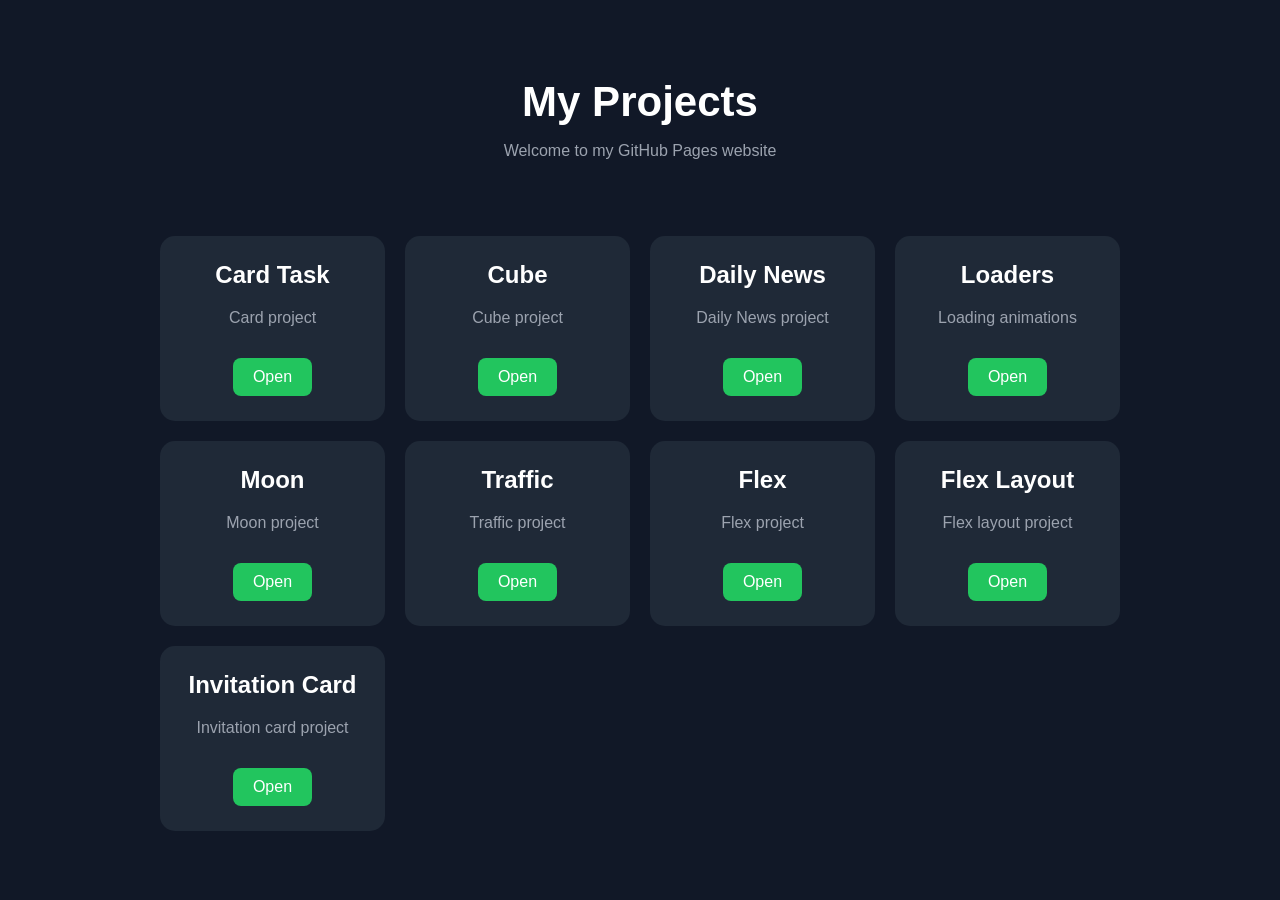
<file: index.html>
<!DOCTYPE html>
<html lang="en">
<head>
    <meta charset="UTF-8">
    <meta name="viewport" content="width=device-width, initial-scale=1.0">
    <title>My Projects</title>

    <style>
        * {
            box-sizing: border-box;
        }

        body {
            margin: 0;
            font-family: Arial, sans-serif;
            background: #111827;
            color: white;
        }

        header {
            text-align: center;
            padding: 50px 20px 30px;
        }

        h1 {
            font-size: 42px;
            margin-bottom: 10px;
        }

        p {
            color: #9ca3af;
        }

        .container {
            max-width: 1000px;
            margin: auto;
            padding: 30px 20px 60px;
        }

        .projects {
            display: grid;
            grid-template-columns: repeat(auto-fit, minmax(220px, 1fr));
            gap: 20px;
        }

        .card {
            background: #1f2937;
            padding: 25px;
            border-radius: 15px;
            text-align: center;
            transition: 0.3s;
        }

        .card:hover {
            transform: translateY(-5px);
            background: #374151;
        }

        .card h2 {
            margin-top: 0;
        }

        .card a {
            display: inline-block;
            margin-top: 15px;
            padding: 10px 20px;
            background: #22c55e;
            color: white;
            text-decoration: none;
            border-radius: 8px;
        }

        .card a:hover {
            background: #16a34a;
        }
    </style>
</head>

<body>

<header>
    <h1>My Projects</h1>
    <p>Welcome to my GitHub Pages website</p>
</header>

<div class="container">
    <div class="projects">

        <div class="card">
            <h2>Card Task</h2>
            <p>Card project</p>
            <a href="./Card%20Task/">Open</a>
        </div>

        <div class="card">
            <h2>Cube</h2>
            <p>Cube project</p>
            <a href="./Cube/">Open</a>
        </div>

        <div class="card">
            <h2>Daily News</h2>
            <p>Daily News project</p>
            <a href="./Daily%20News/">Open</a>
        </div>

        <div class="card">
            <h2>Loaders</h2>
            <p>Loading animations</p>
            <a href="./Loaders/">Open</a>
        </div>

        <div class="card">
            <h2>Moon</h2>
            <p>Moon project</p>
            <a href="./Moon/">Open</a>
        </div>

        <div class="card">
            <h2>Traffic</h2>
            <p>Traffic project</p>
            <a href="./Traffic/">Open</a>
        </div>

        <div class="card">
            <h2>Flex</h2>
            <p>Flex project</p>
            <a href="./flex/">Open</a>
        </div>

        <div class="card">
            <h2>Flex Layout</h2>
            <p>Flex layout project</p>
            <a href="./flex_layout/">Open</a>
        </div>

        <div class="card">
            <h2>Invitation Card</h2>
            <p>Invitation card project</p>
            <a href="./invitationcard/">Open</a>
        </div>

    </div>
</div>

</body>
</html>
</file>
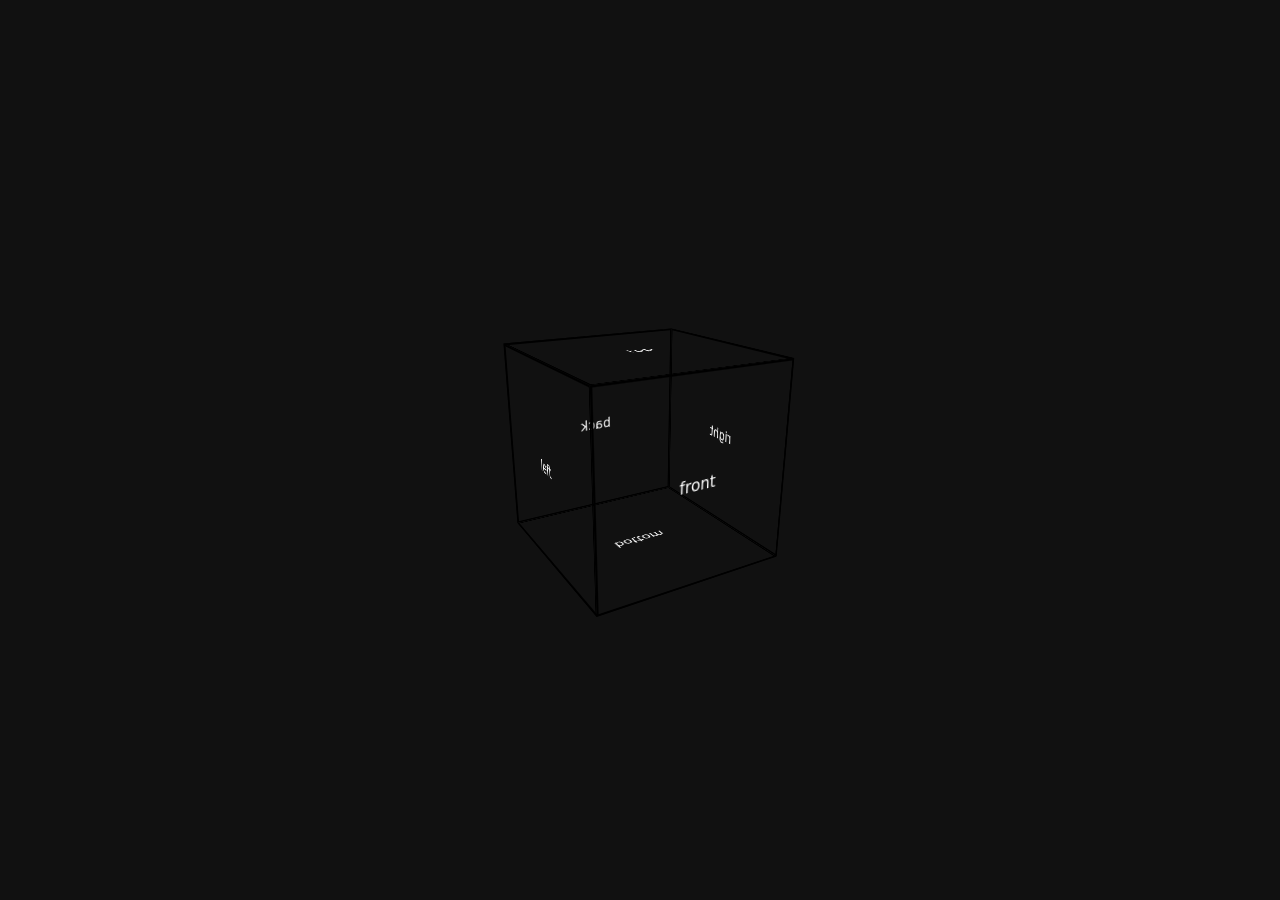
<file: Cube/index.html>
<!DOCTYPE html>
<html lang="en">
<head>
<meta charset="UTF-8">
<meta name="viewport" content="width=device-width, initial-scale=1.0">
<title>Document</title>
<style>
body {
  margin: 0;
  min-height: 100vh;
  display: flex;
  align-items: center;
  justify-content: center;
  background: #111;
  color: #fff;
  font-family: system-ui, sans-serif;
}

.scene {
  width: 200px;
  height: 200px;
  perspective: 600px; 
}


.cube {
  width: 100%;
  height: 100%;
  position: relative;
  transform-style: preserve-3d; 
  transform: rotateX(-20deg) rotateY(30deg); 
  animation: spin 8s infinite linear;
}
.face {
  position: absolute;
  width: 200px;
  height: 200px;
  display: flex;
  align-items: center;
  justify-content: center;
  border: 2px solid black;
  box-sizing: border-box;


  background-size: contain;
  background-position: center;
  background-repeat: no-repeat;
}

.front  { 
    transform: translateZ(100px);
    background: url(https://plus.unsplash.com/premium_photo-1661878265739-da90bc1af051?w=600&auto=format&fit=crop&q=60&ixlib=rb-4.1.0&ixid=M3wxMjA3fDB8MHxzZWFyY2h8OXx8dGVjaG5vbG9neXxlbnwwfHwwfHx8MA%3D%3D);
}
.back   { 
    transform: rotateY(180deg) translateZ(100px);
    background: url(https://plus.unsplash.com/premium_photo-1683121716061-3faddf4dc504?w=600&auto=format&fit=crop&q=60&ixlib=rb-4.1.0&ixid=M3wxMjA3fDB8MHxzZWFyY2h8MTN8fHRlY2hub2xvZ3l8ZW58MHx8MHx8fDA%3D);
}
.right  { 
    transform: rotateY(90deg) translateZ(100px); 
    background: url(https://plus.unsplash.com/premium_photo-1683121710572-7723bd2e235d?w=600&auto=format&fit=crop&q=60&ixlib=rb-4.1.0&ixid=M3wxMjA3fDB8MHxzZWFyY2h8MzN8fHRlY2hub2xvZ3l8ZW58MHx8MHx8fDA%3D);
}
.left   {
     transform: rotateY(-90deg) translateZ(100px); 
     background: url(https://images.unsplash.com/photo-1496065187959-7f07b8353c55?w=600&auto=format&fit=crop&q=60&ixlib=rb-4.1.0&ixid=M3wxMjA3fDB8MHxzZWFyY2h8NDR8fHRlY2hub2xvZ3l8ZW58MHx8MHx8fDA%3D);
}
.top    {
     transform: rotateX(90deg) translateZ(100px);
     background: url(https://images.unsplash.com/photo-1567095761054-7a02e69e5c43?w=600&auto=format&fit=crop&q=60&ixlib=rb-4.1.0&ixid=M3wxMjA3fDB8MHxzZWFyY2h8MTY4fHx0ZWNobm9sb2d5fGVufDB8fDB8fHww);
}
.bottom {
     transform: rotateX(-90deg) translateZ(100px);
     background: url(https://images.unsplash.com/photo-1667264501379-c1537934c7ab?w=600&auto=format&fit=crop&q=60&ixlib=rb-4.1.0&ixid=M3wxMjA3fDB8MHxzZWFyY2h8MzI5fHx0ZWNobm9sb2d5fGVufDB8fDB8fHww);
}

@keyframes spin {
  from {
     transform: rotateX(0deg) rotateY(0deg) rotateZ(20deg); 
}
  to   {
     transform: rotateX(360deg) rotateY(360deg) rotateZ(360deg); 
}
}
</style>




</head>
<body>
     <div class="scene">
         <div class="cube">
            <div class="face front">front</div>
            <div class="face back">back</div>
            <div class="face right">right</div>
            <div class="face left">left</div>
            <div class="face top">top</div>
            <div class="face bottom">bottom</div>
         </div>
</div>
</body>
</html>
</file>
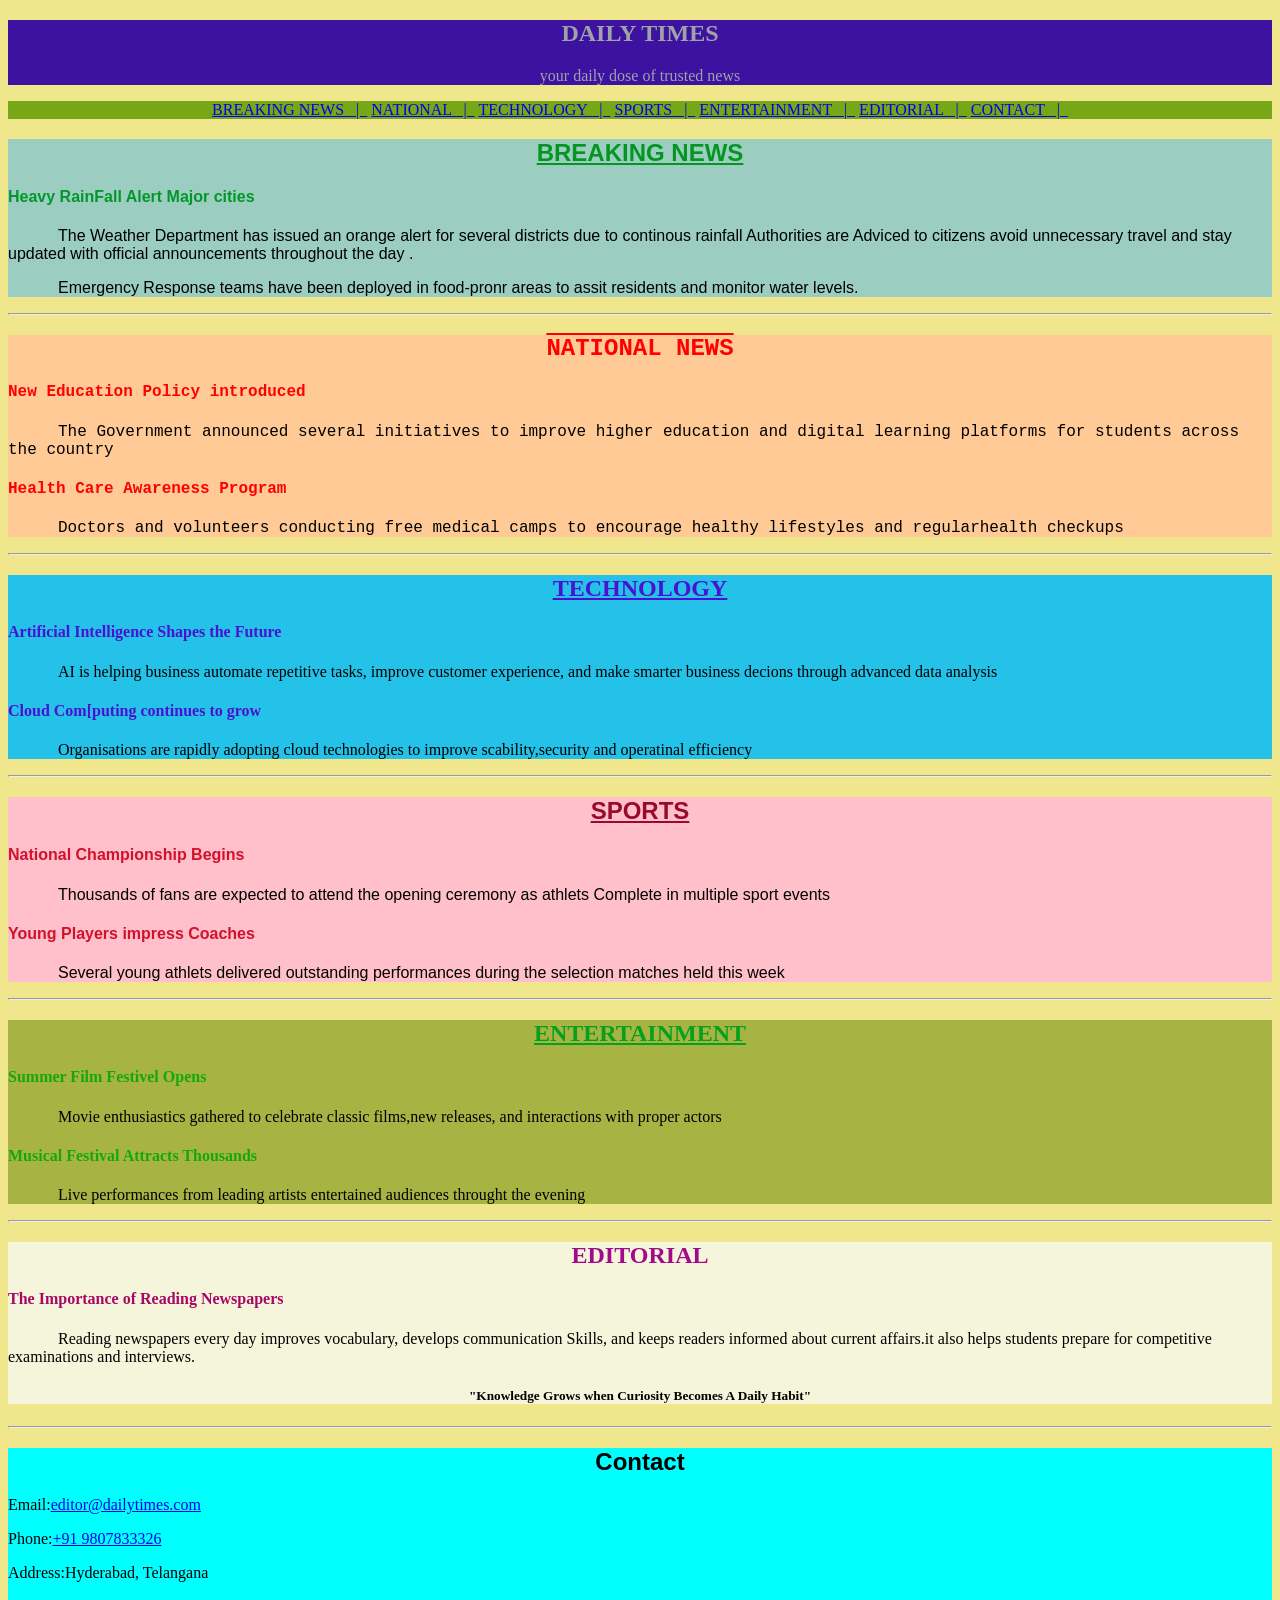
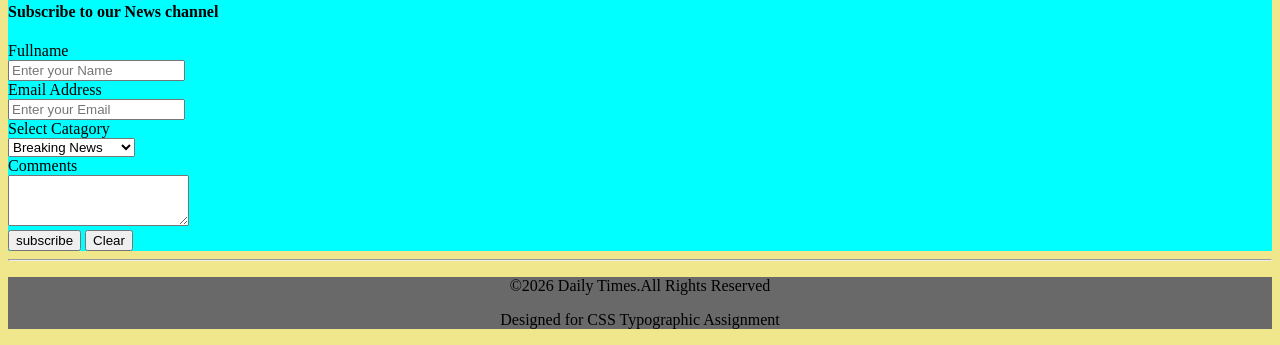
<file: Daily News/index.html>
<!DOCTYPE html>
<html lang="en">
<head>
    <meta charset="UTF-8">
    <meta name="viewport" content="width=device-width, initial-scale=1.0">
    <title>Daily News Website</title>
    <style>
    #one{
        background-color: rgb(61, 18, 160);
        color:rgb(159, 162, 167);
        text-align:center;
        font-family:'Times New Roman', Times, serif;
    }
    #oneA{
        text-transform: lowercase;
    }
    #two{
        background-color: #77a717;
        text-align: center;
    } 
    #three{
        background-color: #9BCEC1;
        font-family: 'Gill Sans', 'Gill Sans MT', Calibri, 'Trebuchet MS', sans-serif;
    } 
    #threeA{
        color:rgb(5, 150, 34);
        text-align: center;
        text-decoration: underline;
    }
    #threeB{
        color: rgb(3, 151, 43);
    }
    #word{
        text-indent: 50px;

    }
    #four{
        background-color: #FFCA95;
        font-family:'Courier New', Courier, monospace;
    }
    #fourA{
        color: red;
        text-align: center;
        text-decoration: overline;
    }
    #fourB{
        color: red;
    }
   #five{
        background-color:#24c1e8;
        font-family:Georgia, Times, serif;
    }
    #fiveA{
        color:#4b11d2;
        text-align:center;
        text-decoration: underline;
    }
    #fiveB{
        color:#4b11d2;
    }
     #six{
        background-color:pink;
        font-family:'Lucida Sans', 'Lucida Sans Regular', sans-serif;
    }
    #sixA{
        color:#970a2b;
        text-align:center;
        text-decoration:underline;
    }
    #sixB{
        color:#d2112b;
   }
    #seven{
        background-color:rgb(167, 180, 68);
    }
    #sevenA{
        color:#05a11c;
        text-align:center;
        text-decoration:underline;
        font-family:cursive;
    }
    #sevenB{
        color:#15a808;
        font-family:'lucida handwriting';
   }
    #eight{
        background-color:beige;
    }
    #eightA{
        color:#a10a88;
        text-align:center;
        text-decoration: wavy;
        font-family: fantasy;
    }
    #eightB{
        color:#a80865;
   }
   #eightC{
        text-align: center;
        font-family:'papyrus';
   }
   #nine{
       background-color: aqua;
   }
   #nineA{
       text-align: center;
       font-family: Arial, Helvetica, sans-serif;
   }
   #ten{
       text-align: center;
       background-color: dimgrey;
   }
    </style>
</head>
<body style="background-color: khaki;">
    <div id="one">
        <h2 >DAILY TIMES</h2>
        <p id="oneA">Your Daily Dose of Trusted News</p>
    </div>
    <div id="two">
        <nav>
        <a href="#" >BREAKING NEWS &nbsp;&nbsp;|&nbsp;&nbsp;</a>
        <a href="#" >NATIONAL &nbsp;&nbsp;|&nbsp;&nbsp;</a>
        <a href="#" >TECHNOLOGY &nbsp;&nbsp;|&nbsp;&nbsp;</a>
        <a href="#" >SPORTS &nbsp;&nbsp;|&nbsp;&nbsp;</a>
        <a href="#" >ENTERTAINMENT &nbsp;&nbsp;|&nbsp;&nbsp;</a>
        <a href="#" >EDITORIAL &nbsp;&nbsp;|&nbsp;&nbsp;</a>
        <a href="#" >CONTACT &nbsp;&nbsp;|&nbsp;&nbsp;</a>
        </nav>
    </div>
    <div id="three">
        <h2 id="threeA">BREAKING NEWS</h2>
        <h4 id="threeB">Heavy RainFall Alert Major cities</h4>
        <p id="word">The Weather Department has issued an orange alert for several districts due to continous rainfall 
            Authorities are Adviced to citizens avoid unnecessary travel and stay updated with official announcements throughout the day .</p>
        <p id="word">Emergency Response teams have been deployed in food-pronr areas to assit residents and monitor water levels.</p>
    </div><hr>
    <div id="four">
       <h2 id="fourA">NATIONAL NEWS</h2>
       <h4 id="fourB">New Education Policy introduced</h4>
       <p id="word">The Government announced several initiatives to improve higher education and digital learning platforms for students across the country</p>
       <h4 id="fourB">Health Care Awareness Program</h4>
       <p id="word">Doctors and volunteers conducting free medical camps to encourage healthy lifestyles and regularhealth checkups </p>
    </div><hr>
    <div id="five">
        <h2 id="fiveA">TECHNOLOGY</h2>
        <h4 id="fiveB">Artificial Intelligence Shapes the Future</h4>
        <p id="word">AI is helping business automate repetitive tasks, improve customer experience, and make smarter business decions through advanced data analysis</p>
        <h4 id="fiveB">Cloud Com[puting continues to grow</h4>
        <p id="word">Organisations are rapidly adopting cloud technologies to improve scability,security and operatinal efficiency</p>
    </div><hr>
    <div id="six">
        <h2 id="sixA">SPORTS</h2>
        <h4 id="sixB">National Championship Begins</h4>
        <p id="word">Thousands of fans are expected to attend the opening ceremony as athlets Complete in multiple sport events</p>
        <h4 id="sixB">Young Players impress Coaches</h4>
        <p id="word">Several young athlets delivered outstanding performances during the selection matches held this week </p>
    </div><hr>
    <div id="seven">
    <h2 id="sevenA">ENTERTAINMENT</h2>
    <h4 id="sevenB">Summer Film Festivel Opens</h4>
    <p id="word">Movie enthusiastics gathered to celebrate classic films,new releases, and interactions with proper actors</p>
    <h4 id="sevenB">Musical Festival Attracts Thousands</h4>
    <p id="word">Live performances from leading artists entertained audiences throught the evening</p>
    </div><hr>
    <div id="eight">
        <h2 id="eightA">EDITORIAL</h2>
        <h4 id="eightB">The Importance of Reading Newspapers</h4>
        <p id="word">Reading newspapers every day improves vocabulary, develops communication Skills, and keeps readers informed about current affairs.it also  helps students prepare for competitive examinations and interviews.</p>
        <h5 id="eightC">"Knowledge Grows when Curiosity Becomes A Daily Habit"</h5>
    </div><hr>
    <div id="nine">
        <h2 id="nineA">Contact</h2>
        <p>Email:<a href="emailto:editor@dailytimes.com">editor@dailytimes.com</a></p>
        <p>Phone:<a href="+tel No:+91 9807833326">+91 9807833326</a></p>
        <p>Address:Hyderabad, Telangana</p>
        <h4>Subscribe to our News channel</h4>
        <label>Fullname</label><br>
        <input type="text" placeholder="Enter your Name"><br>
        <label>Email Address</label><br>
        <input type="email" placeholder="Enter your Email"><br>
        <label>Select Catagory</label><br>
        <select>
            <option value="Breaking News">Breaking News</option>
            <option value="Tchnology News">Technology News</option>
            <option value="Sports">Sports</option>
        </select> <br>
        <label>Comments</label><br>
        <textarea rows="3" cols="20"></textarea><br>
        <input type="submit" value="subscribe"> <input type="submit" value="Clear">      
    </div><hr>
        <tfooter>
          <div id="ten">
            <p>&copy;2026 Daily Times.All Rights Reserved</p>
            <p>Designed for CSS Typographic Assignment</p>
          </div>
        </tfooter>
</body>
</html>
</file>
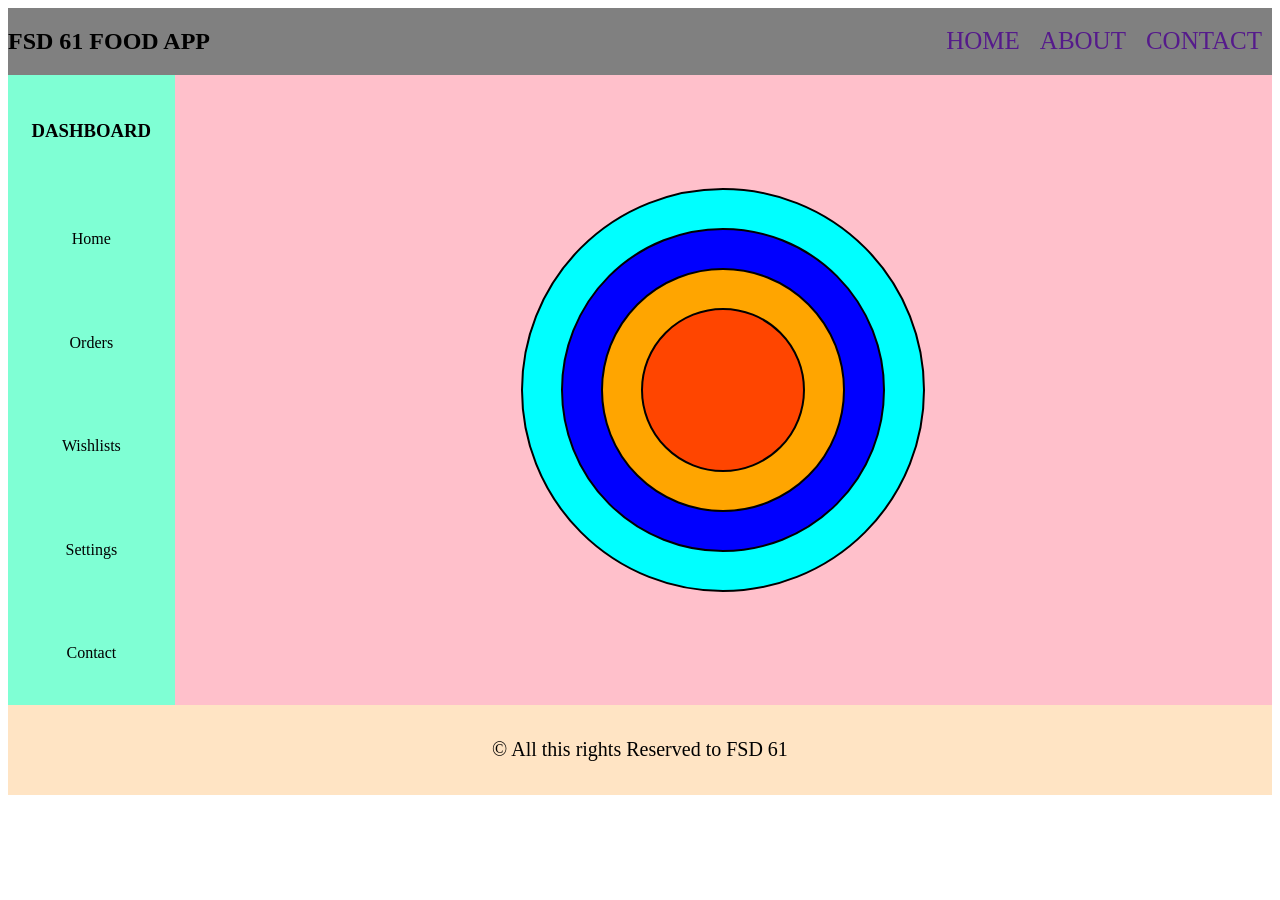
<file: flex/index.html>
<!DOCTYPE html>
<html lang="en">
<head>
    <meta charset="UTF-8">
    <meta name="viewport" content="width=device-width, initial-scale=1.0">
    <title>Document</title>
    <style>
     header{
    background-color: gray;
}
nav{
    display: flex;
    justify-content: space-between;
    align-items: center;
}
a{
    margin:10px;
    text-decoration: none;
    font-size:25px;
}
a:hover{
    border: 3px solid goldenrod;
    color:white;
    box-shadow: 0 0 5px;
}
footer{
    background-color: bisque;
    height:10vh;
    display:flex;
    justify-content: center;
    align-items: center;
    font-size: 20px;
}
main{
    background-color: pink;
    display: flex;
    height:70vh;
}
aside{
    display: flex;
    flex-direction: column;
    justify-content:space-around;
    align-items: center;
    width: 15vw;
    background-color: aquamarine;
}
section{
    width:100%;
    display: flex;
    flex-direction: row;
    justify-content:center;
    align-items: center;
}
img{
    height:100px;
    width:100px;
}
#one{
    height:400px;
    width:400px;
    border-radius: 50%;
    background-color: aqua;
    border: 2px solid black;
    display: flex;
    flex-direction: row;
    justify-content:center;
    align-items: center;
}
#two{
    height:320px;
    width:320px;
    border-radius: 50%;
    background-color: blue;
    border: 2px solid black;
    display: flex;
    flex-direction: row;
    justify-content:center;
    align-items: center;
}
#three{
    height:240px;
    width:240px;
    border-radius: 50%;
    background-color: orange;
    border: 2px solid black;
    display: flex;
    flex-direction: row;
    justify-content:center;
    align-items: center;
}
#four{
    height:160px;
    width:160px;
    border-radius: 50%;
    background-color: orangered;
    border: 2px solid black;
    display: flex;
    flex-direction: row;
    justify-content:center;
    align-items: center;
}
    </style>
</head>
<body>
    <header>
         <nav>
             <h2>FSD 61 FOOD APP</h2>
          <p>
            <a href="">HOME</a><a href="">ABOUT</a><a href="">CONTACT</a>
          </p>
         </nav>
    </header>
    <main>
         <aside>
            <h3>DASHBOARD</h3>
            <p>Home</p>
            <p>Orders</p>
            <p>Wishlists</p>
            <p>Settings</p>
            <p>Contact</p>
         </aside>
         <section>
             <div id="one">
                    <div id="two">
                         <div id="three">
                              <div id="four"></div>
                         </div>
                    </div>
             </div>
         </section>
    </main>
    <footer>
         &copy; All this rights Reserved to FSD 61
    </footer>
</body>
</html>
</file>
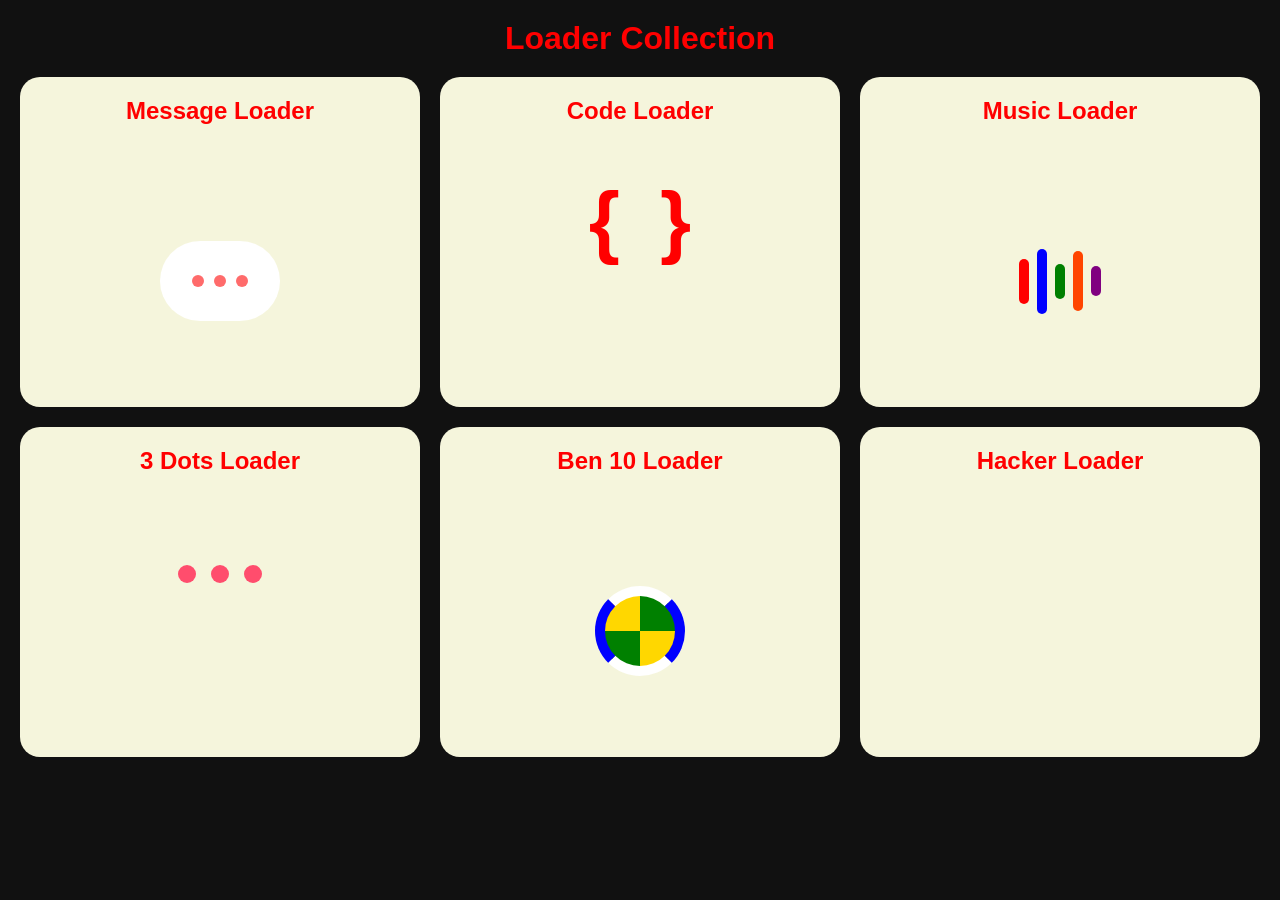
<file: Loaders/index.html>
<!DOCTYPE html>
<html lang="en">
<head>
<meta charset="UTF-8">
<meta name="viewport" content="width=device-width, initial-scale=1.0">
<title>Loader Showcase</title>
<style>
    *{
    margin:0;
    padding:0;
    box-sizing:border-box;
    font-family:Arial,sans-serif;
}

body{
    background:#111;
    color:#fff;
    padding:20px;
}

h1{
    text-align:center;
    margin-bottom:20px;
    color:red;
}
.container{
    display:grid;
    grid-template-columns: repeat(3,1fr);
    gap:20px; 
}

.card{
    min-width:200px;
    height:330px;
    background:beige;
    border-radius:20px;
    padding:20px;
    display:flex;
    flex-direction:column;
    align-items:center;
    transition:.3s;
    color:red;
}
.card:hover{
    box-shadow:0 10px 25px gold;
}
.card h2{
    margin-bottom:50px;
}
.msg{
    flex:1;
    display:flex;
    justify-content:center;
    align-items:center;
}
.dot{
    width:120px;
    height:80px;
    background:#fff;
    border-radius:40px;
    display:flex;
    justify-content:center;
    align-items:center;
    gap:10px;
    position:relative;
}
.dot span{
    width:12px;
    height:12px;
    background:#ff6b6b;
    border-radius:50%;
    animation:dot1 2s infinite;
}
.dot span:nth-child(2){
    animation-delay:.2s;
}

.dot span:nth-child(3){
    animation-delay:.4s;
}
@keyframes dot1{
    0%,100%{
        transform:translatey(0);
       
    }
    50%{
        transform: translatey(-10px);
      
    }
}
.code{
    display:flex;
    justify-content:center;
    align-items:center;
    gap:40px;
    font-size:80px;
    font-weight:bold;
}
.code span{
    animation : rotate 2s linear infinite;
}
.code span:nth-child(2){
    animation-delay:.4s;
}
@keyframes rotate{
    0%,100%{
        transform: scale(1);
    }
    50%{
        transform: scale(1.8);
    }
}
.music{
    flex:1;
    display:flex;
    justify-content:center;
    align-items:center;
    gap:8px;
}

.music span{
    width:10px;
    border-radius: 25px;
    background:cyan;
    animation:music 1s infinite;
}

.music span:nth-child(1){
    height:45px;
    background:red;
}

.music span:nth-child(2){
    height:65px;
    background:blue;
    animation-delay:.2s;
}

.music span:nth-child(3){
    height:35px;
    background:green;
    animation-delay:.4s;
}

.music span:nth-child(4){
    height:60px;
    background:orangered;
    animation-delay:.6s;
}

.music span:nth-child(5){
    height:30px;
    background:purple;
    animation-delay:.8s;
}
@keyframes music{
    0%,100%{
        transform:scaleY(.5);
    }
    50%{
        transform:scaleY(2);
    }
}
.dots{
    display:flex;
    justify-content:center;
    align-items:center;
    margin-top: 40px;;
    gap:15px;
}
.dots span{
    width:18px;
    height:18px;
    background:#ff4d6d;
    border-radius:50%;
    animation:size .8s infinite alternate;
}
.dots span:nth-child(2){
    animation-delay:.2s;
}
.dots span:nth-child(3){
    animation-delay:.4s;
}
@keyframes size{
    from{
        transform: scale(1);
    }
    to{
        transform: scale(1.2);
    }
}
.ben{
    flex:1;
    display:flex;
    justify-content:center;
    align-items:center;
}
.circle{
    /* background:conic-gradient(from 90deg, blue,aqua,orange,red); */
     background:conic-gradient(
        green 0deg 90deg,
        gold 90deg 180deg,
        green 180deg 270deg,
        gold 270deg 360deg );
    width:90px;
    height:90px;
    border:10px solid blue;
    border-top:10px solid #fff;
    border-bottom:10px solid #fff;
    border-radius:50%;
    animation:spin 1s linear infinite;
}
@keyframes spin{
    from{
        transform:rotate(0deg);
    }
    to{
        transform:rotate(360deg);
    }
}
 .load{
    color:black;
    font-size:45px;
    font-weight:bold;
}
 .load span{
    opacity:0;
    animation:loading 3s linear infinite;
}
.load span:nth-child(2){
    animation-delay:.2s;
}
.load span:nth-child(3){
    animation-delay:.4s;
}
.load span:nth-child(4){
    animation-delay:.6s;
}
.load span:nth-child(5){
    animation-delay:.8s;
}
.load span:nth-child(6){
    animation-delay: 1s;
}
.load span:nth-child(7){
    animation-delay: 1.2s;
}
.load span:nth-child(8){
    animation-delay:1.4s;
}
.load span:nth-child(9){
    animation-delay: 1.6s;
}
@keyframes loading{
 0%,100%{
        opacity:1;
    }
    50%{
        opacity:.2;
    }
    from{
        transform: scale(1);
    }
    to{
        transform: scale(1.2);
    }
} 

</style>
</head>

<body>
<h1>Loader Collection</h1>
<div class="container">
    <div class="card">
        <h2>Message Loader</h2>
        <div class="msg">
            <div class="dot">
                <span></span>
                <span></span>
                <span></span>
            </div>
        </div>
    </div>
    <div class="card">
        <h2>Code Loader</h2>
        <div class="code">
            <span>{</span>
            <span>}</span>
        </div>
    </div>
    <div class="card">
        <h2>Music Loader</h2>
        <div class="music">
            <span></span>
            <span></span>
            <span></span>
            <span></span>
            <span></span>
        </div>
    </div>
    <div class="card">
        <h2>3 Dots Loader</h2>
        <div class="dots">
            <span></span>
            <span></span>
            <span></span>
        </div>
    </div>
    <div class="card">
        <h2>Ben 10 Loader</h2>
        <div class="ben">
            <div class="circle"></div>
        </div>
    </div>
    <div class="card">
        <h2>Hacker Loader</h2>
        <div class="load">
            <span>L</span>
            <span>O</span>
            <span>A</span>
            <span>D</span>
            <span>I</span>
            <span>N</span>
            <span>G</span>
            <span>.</span>
            <span>.</span>
        </div>
    </div>
</div>
</body>
</html>
</file>
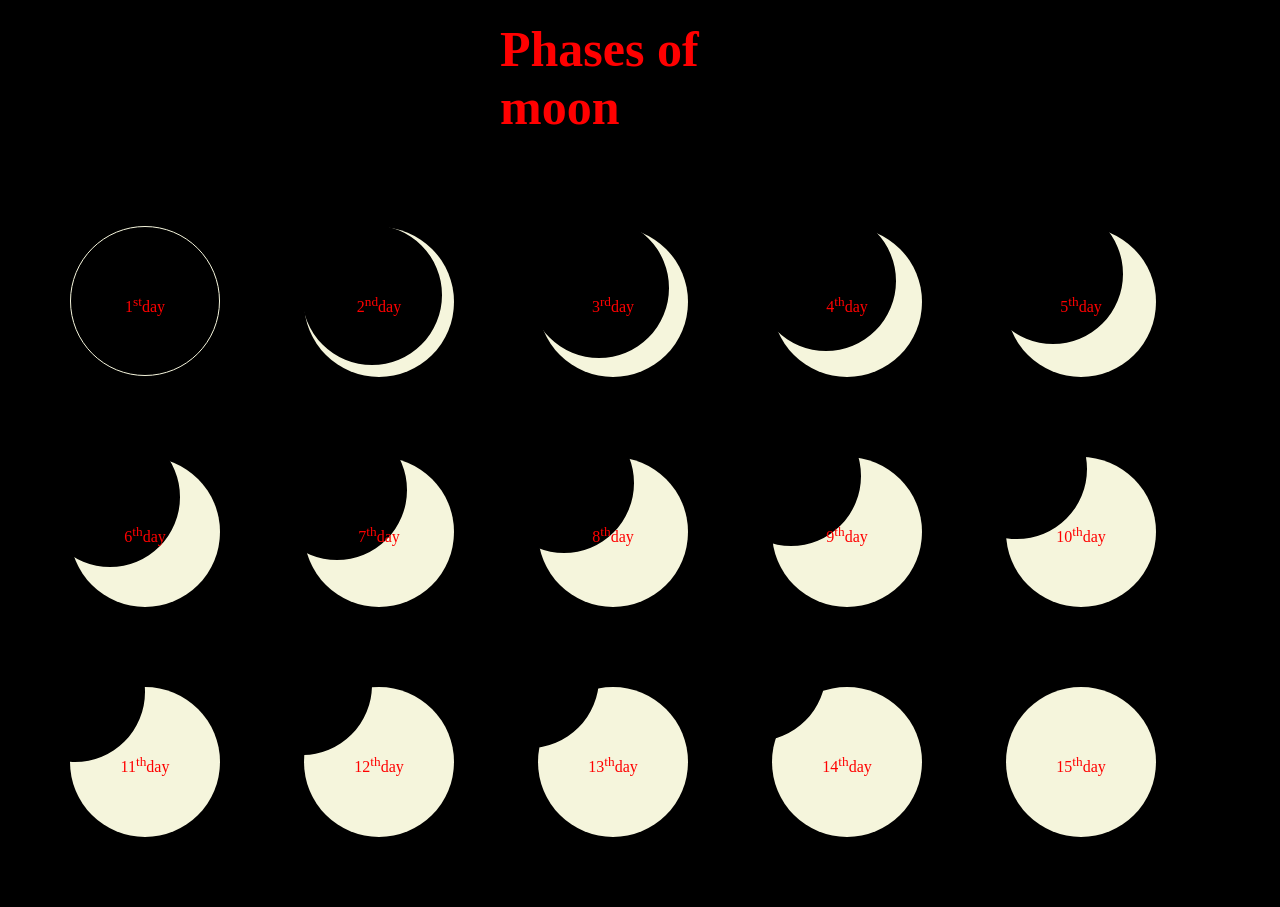
<file: Moon/index.html>
<!DOCTYPE html>
<html lang="en">
<head>
    <meta charset="UTF-8">
    <meta name="viewport" content="width=device-width, initial-scale=1.0">
    <title>Document</title>
    <style>
        *{
            margin:0;
            padding: 0;
            box-sizing: border-box;
        }
        body{
            background-color: black;
        }
        h1{
          /* text-align: center; */
          color:red;
          font-family: cursive;
          font-weight: bold;
          font-size: 50px;
          margin:20px 500px;
        }
        .container{
            padding: 30px;
        }
        .moon{
            background-color: black;
            height:150px;
            width:150px;
            margin:40px 40px 40px 40px;
            border-radius: 50%;
            text-align: center;
            line-height: 150px;
            color:red;
            display: inline-block;
        }
        #one{
             border: 1px solid beige;
             box-shadow:0px 0px 0px 0px beige inset;
        }
        #two{
            box-shadow: -7px -7px 0px 5px beige inset ;
        }
        #three{
             box-shadow: -14px -14px 0 5px beige inset;
        }
        #four{
             box-shadow: -21px -21px 0 5px beige inset;
        }
        #five{
             box-shadow: -28px -28px 0 5px beige inset;
        }
        #six{
             box-shadow: -35px -35px 0 5px beige inset;
        }
        #seven{
             box-shadow: -42px -42px 0 5px beige inset;
        }
        #eight{
             box-shadow: -49px -49px 0 5px beige inset;
        }
        #nine{
             box-shadow: -56px -56px 0 5px beige inset;
        }
        #ten{
             box-shadow: -64px -63px 0 5px beige inset;
        }
        #eleven{
             box-shadow: -70px -70px 0 5px beige inset;
        }
        #twelve{
             box-shadow: -77px -77px 0 5px beige inset;
        }
        #thirteen{
             box-shadow: -84px -84px 0 5px beige inset;
        }
        #fourteen{
             box-shadow: -91px -91px 0 5px beige inset;
        }
        #fifteen{
             box-shadow: -105px -105px 0 5px beige inset;
        }
    </style>
</head>
<body>
    <h1>Phases of moon</h1>
    <div class="container">
        <div class="moon" id="one">1<sup>st</sup>day</div>
        <div class="moon" id="two">2<sup>nd</sup>day</div>
        <div class="moon" id="three">3<sup>rd</sup>day</div>
        <div class="moon" id="four">4<sup>th</sup>day</div>
        <div class="moon" id="five">5<sup>th</sup>day</div>
        <div class="moon" id="six">6<sup>th</sup>day</div>
        <div class="moon" id="seven">7<sup>th</sup>day</div>
        <div class="moon" id="eight">8<sup>th</sup>day</div>
        <div class="moon" id="nine">9<sup>th</sup>day</div>
        <div class="moon" id="ten">10<sup>th</sup>day</div>
        <div class="moon" id="eleven">11<sup>th</sup>day</div>
        <div class="moon" id="twelve">12<sup>th</sup>day</div>
        <div class="moon" id="thirteen">13<sup>th</sup>day</div>
        <div class="moon" id="fourteen">14<sup>th</sup>day</div>
        <div class="moon" id="fifteen">15<sup>th</sup>day</div>
    </div>
</body>
</html>
</file>
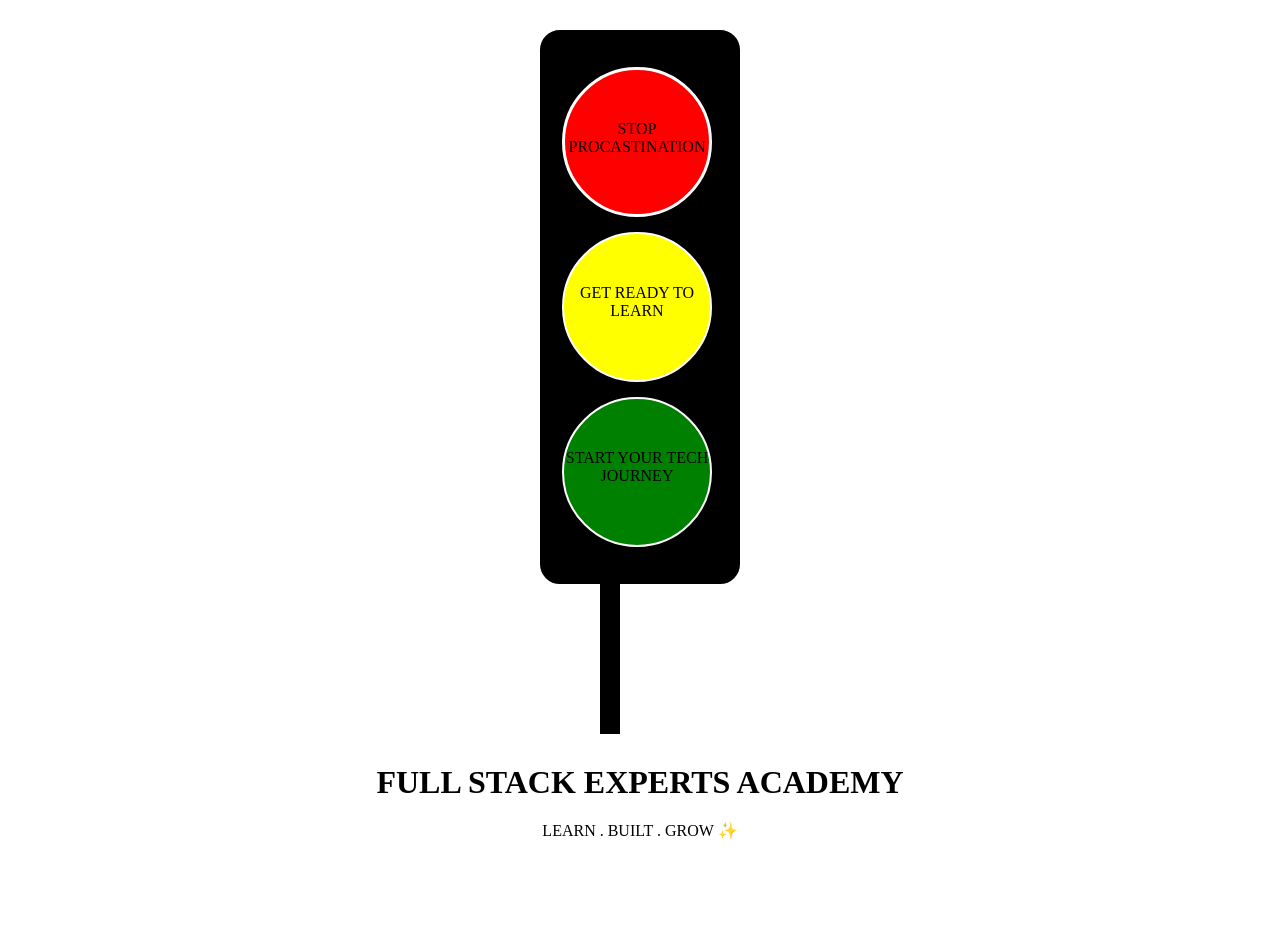
<file: Traffic/index.html>
<!DOCTYPE html>
<html lang="en">
<head>
    <meta charset="UTF-8">
    <meta name="viewport" content="width=device-width, initial-scale=1.0">
    <title>Document</title>
    <style>
         *{
           margin:0;
           padding:0;
           box-sizing: border-box;
        }
        body{
            height: 100vh;
        }
        #one{
             background-color: black;
             border:2px solid black;
             height:auto;
             width:200px;
             border-radius: 20px; 
             text-align: center;
             margin:30PX auto 0px ;
               
        }
        #two{
            height: 150px;
            width: 150px;
            background-color: red;
            text-align: center;
            padding-top: 50px;
            border-radius: 50%;
            border: 3px solid white;
            margin: 35px 20px 15px  20px;
        }
        #three{
            background-color:yellow;
            height:150px;
            width:150px;
            border:2px solid white;
            border-radius:50%;
            padding-top:50px;
            text-align: center;
            margin: 15px 20px 15px  20px;
        }
        #four{
            background-color:green;
            height:150px;
            width:150px;
            border:2px solid white;
            border-radius:50%;
            padding-top:50px;
            text-align: center;
            margin:15px 20px 35px  20px;
        }
        #five{
            height:150px;
            width:20px;
            background-color:black;
            margin:0PX 600PX ;
            text-align: center;
        }
        h1{
            margin-top: 30PX;
           text-align: center;
        }
        p{
           text-align: center;
            margin-top: 20px;
        }
    </style>
</head>
<body>
    <div id="one">
        <div  id="two">STOP PROCASTINATION</div>
        <div  id="three">GET READY TO LEARN</div>
        <div  id="four">START YOUR TECH JOURNEY</div>
    </div>
    <div  id="five"></div>
    <div><h1>FULL STACK EXPERTS ACADEMY</h1></div>
    <div><p>LEARN . BUILT . GROW ✨</p></div>
    
</body>
</html>
</file>
